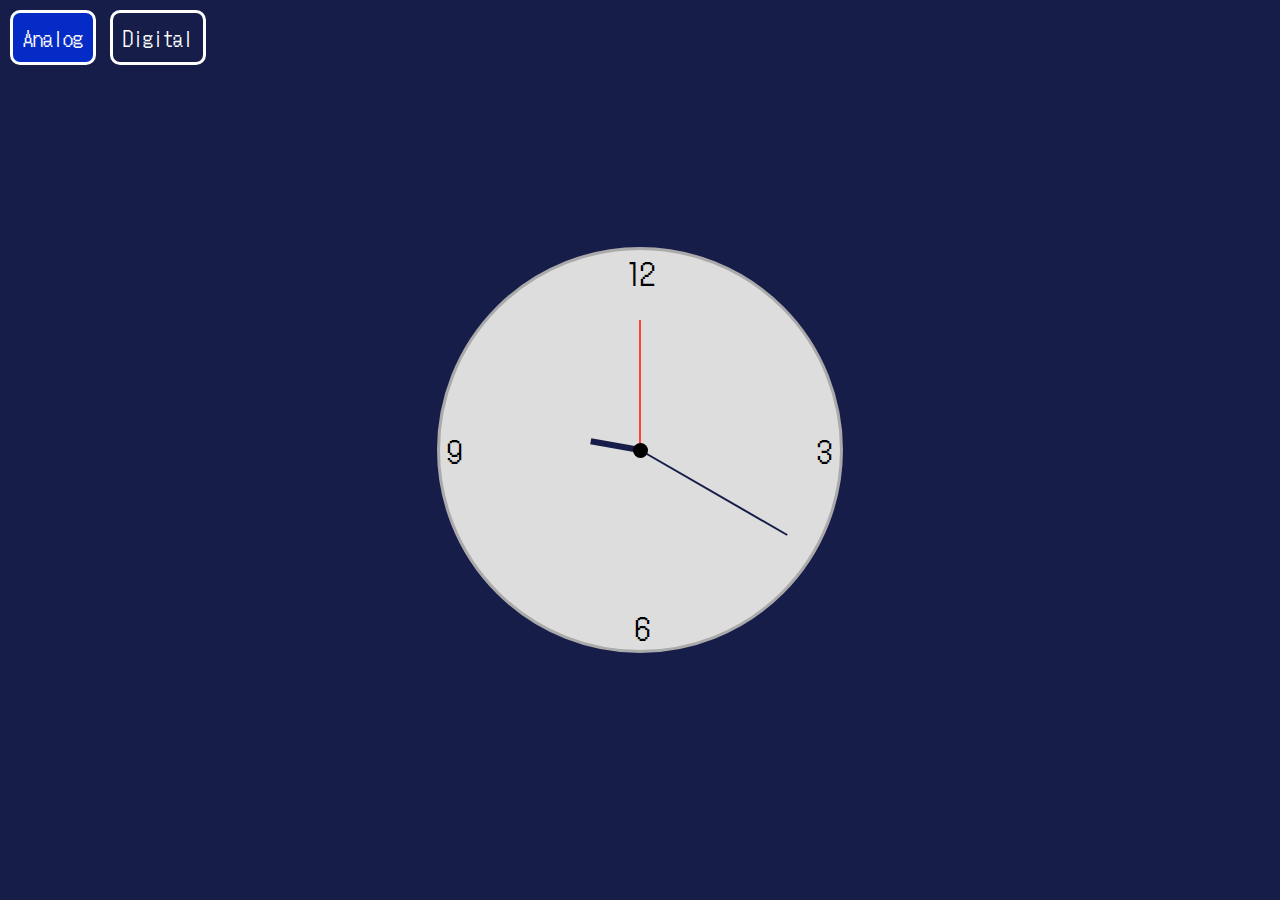
<file: index.html>
<!DOCTYPE html>
<html lang="en-US">
	<head>
		<meta charset="UTF-8"/>
		<meta name="viewport" content="width=,initial-scale="/>
        <link rel="preconnect" href="https://fonts.gstatic.com"> 
        <link href="https://fonts.googleapis.com/css2?family=DotGothic16&display=swap" rel="stylesheet">
		<link rel="stylesheet" href="css/styles.css">
        <title>Analog Clock</title>
	</head>
	<body>
        <div id="analog-clock">
            <div id="hours"></div>
            <div id="minutes"></div>
            <div id="seconds"></div>
            <div class="three">3</div>
            <div class="six">6</div>
            <div class="nine">9</div>
            <div class="twelve">12</div>
            <div class="center"></div>
        </div>
		<div id="btn" class="analog-btn active-btn"><a href="index.html" type="button">Analog</a></div>
		<div id="btn" class="digital-btn"><a href="digital.html" type="button">Digital</a></div>

		<script type="text/javascript" src="js/script.js"></script>
	</body>
</html>
</file>
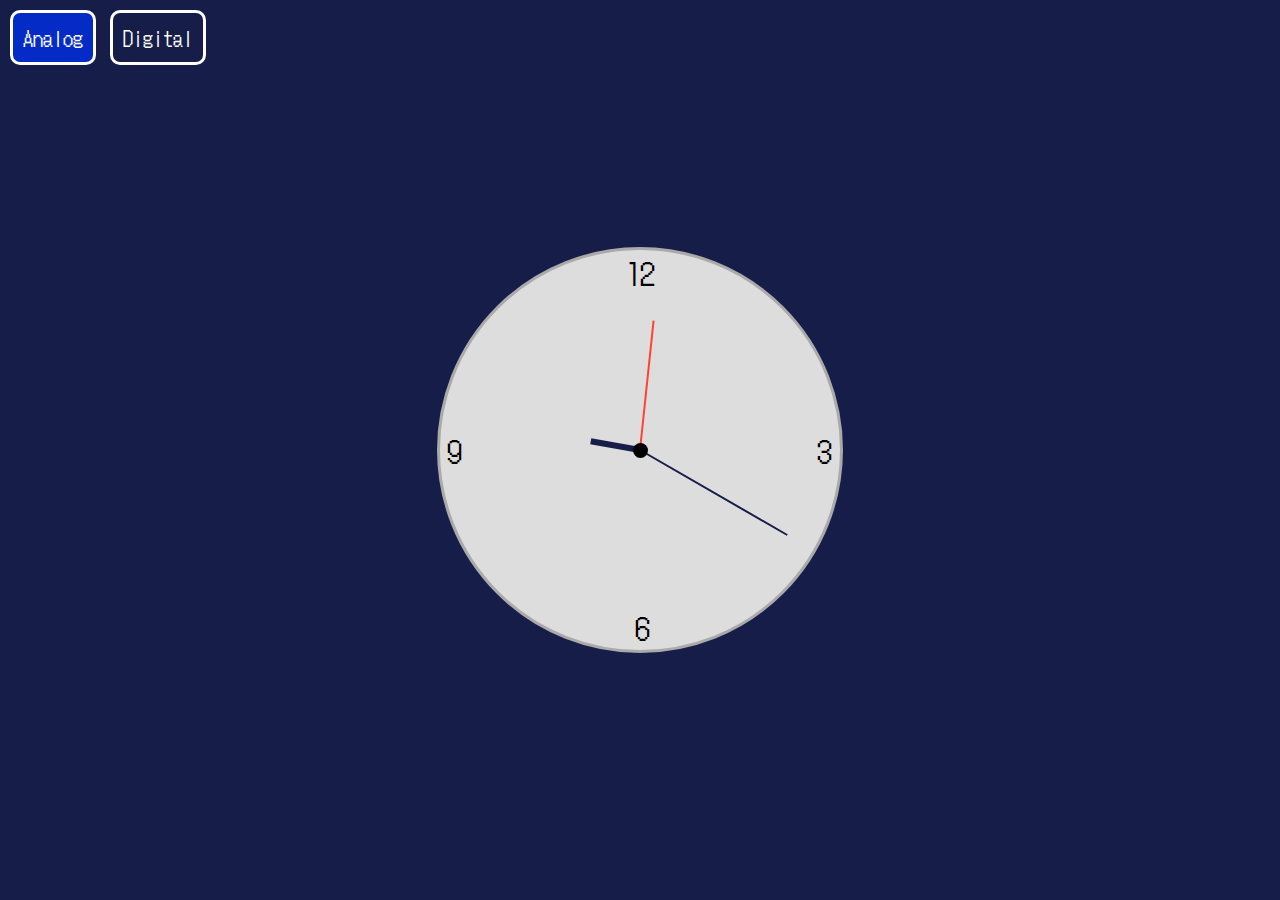
<file: analog.html>
<!DOCTYPE html>
<html lang="en-US">
	<head>
		<meta charset="UTF-8"/>
		<meta name="viewport" content="width=,initial-scale="/>
        <link rel="preconnect" href="https://fonts.gstatic.com"> 
        <link href="https://fonts.googleapis.com/css2?family=DotGothic16&display=swap" rel="stylesheet">
		<link rel="stylesheet" href="css/styles.css">
        <title>Analog Clock</title>
	</head>
	<body>
        <div id="analog-clock">
            <div id="hours"></div>
            <div id="minutes"></div>
            <div id="seconds"></div>
            <div class="three">3</div>
            <div class="six">6</div>
            <div class="nine">9</div>
            <div class="twelve">12</div>
            <div class="center"></div>
        </div>
		<div id="btn" class="analog-btn active-btn"><a href="analog.html" type="button">Analog</a></div>
		<div id="btn" class="digital-btn"><a href="digital.html" type="button">Digital</a></div>

		<script type="text/javascript" src="js/script.js"></script>
	</body>
</html>
</file>
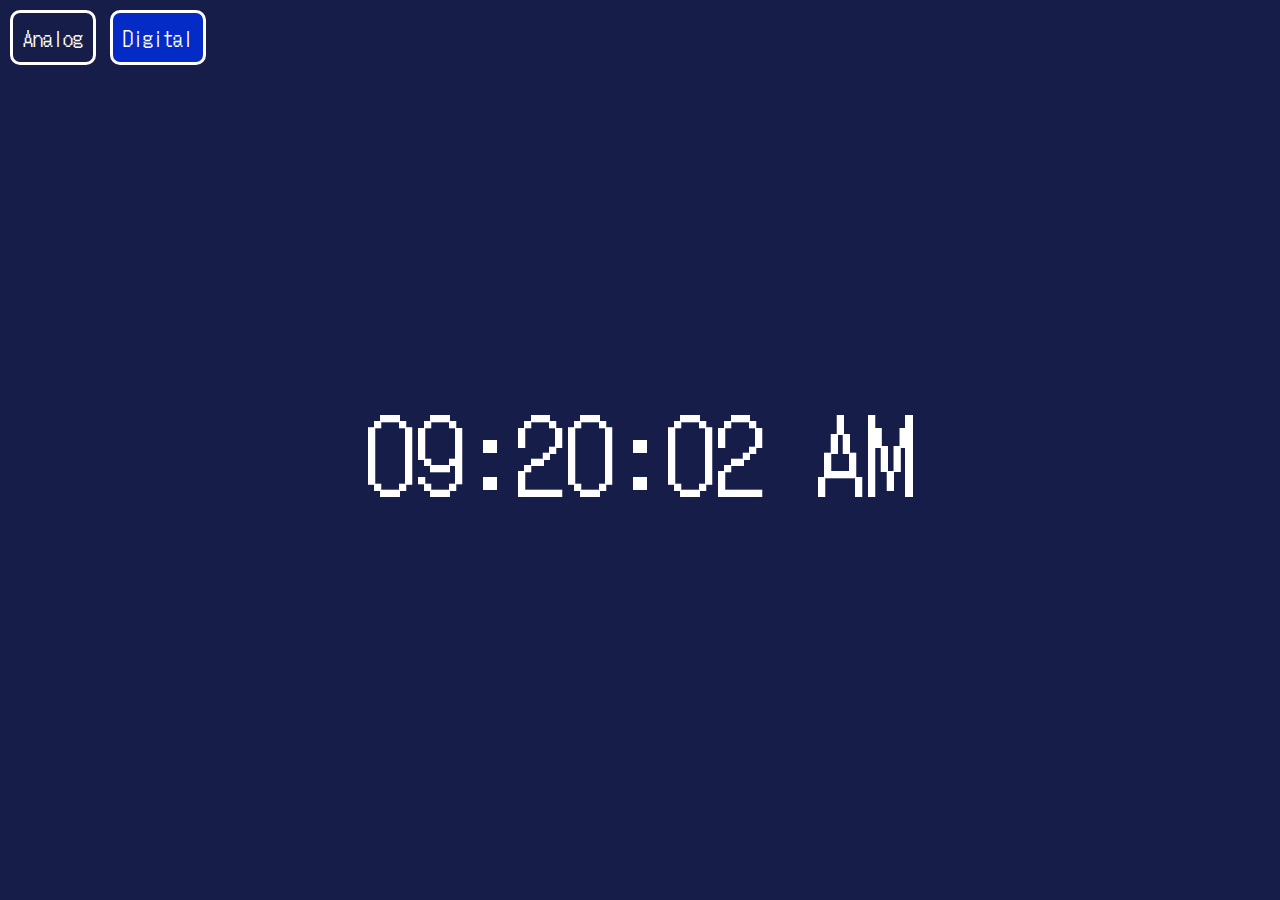
<file: digital.html>
<!DOCTYPE html>
<html lang="en-US">
	<head>
		<meta charset="UTF-8"/>
		<meta name="viewport" content="width=,initial-scale="/>
        <link rel="preconnect" href="https://fonts.gstatic.com"> 
        <link href="https://fonts.googleapis.com/css2?family=DotGothic16&display=swap" rel="stylesheet">
		<link rel="stylesheet" href="css/styles.css">
        <title>Digital Clock</title>
	</head>
	<body>
		<div id="digital-clock" class="glow"></div>
		<div id="btn" class="analog-btn"><a href="index.html">Analog</a></div>
		<div id="btn" class="digital-btn active-btn"><a href="digital.html">Digital</a></div>
		
		<script type="text/javascript" src="js/script.js"></script>
	</body>
</html>
</file>
<file: css/styles.css>
body {
	margin: 0;
	padding: 0;
	box-sizing: border-box;
	font-family: 'DotGothic16', sans-serif;
	background-color: #171d49;
}
a {
	text-decoration: none;
}
a:link, a:visited, a:active {
	color: #fff;
}
a:hover {
	color: #a5b1df;
	font-size: 23px;
}
#btn {
	position:absolute; 
	top:10px; 
	text-align: center;
	font-size: 20px;
	color: #fff;
	border: 3px solid white;
	border-radius: 10px;
	padding: 10px;
}
.active-btn {
	background-color: #052bc7;
}
.analog-btn {
	left:10px;
}
.digital-btn {
	left:110px;
}
#analog-clock {
	height: 400px;
	width: 400px;
	background-color: #dddddd;
	border-radius: 100%;
	border: 3px solid #aaaaaa;
	margin: auto;
	position: absolute;
	top: 0;
	left: 0;
	bottom: 0;
	right: 0;
}
.twelve, .three, .six, .nine {
	font-size: 30px;
}
.twelve {
	position: absolute;
	width: 5px;
	height: 15px;
	left: 0;
	top: 0;
	right: 25px;
	margin: 0 auto;
}
.three {
	position: absolute;
	width: 23px;
	height: 45px;
	top: 0;
	bottom: 0;
	right: 0;
	margin: auto 0;
}
.six {
	position: absolute;
	width: 5px;
	height: 45px;
	left: 0;
	bottom: 0;
	right: 5px;
	margin: 0 auto;
}
.nine {
	position: absolute;
	width: 15px;
	height: 45px;
	top: 0;
	bottom: 0;
	left: 7px;
	margin: auto 0;
}
.center {
	width: 15px;
	height: 15px;
	position: absolute;
	left: 0;
	right: 0;
	bottom: 0;
	top: 0;
	margin: auto;
	background: #000;
	border-radius: 100%;
} 
#seconds {
	position: absolute;
	height: 130px;
	width: 2px;
	left: 0;
	right: 0;
	bottom: 130px;
	top: 0px;
	margin: auto;
	background: #171d49;
	-webkit-transform-origin: bottom;
	background: #ff4136;
}
#minutes {
	position: absolute;
	height: 170px;
	width: 2px;
	left: 0;
	right: 0;
	bottom: 170px;
	top: 0px;
	margin: auto;
	background: #171d49;
	-webkit-transform-origin: bottom;
}
#hours {
	position: absolute;
	height: 50px;
	width: 6px;
	left: 0;
	right: 0;
	bottom: 50px;
	top: 0px;
	margin: auto;
	background: #171d49;
	-webkit-transform-origin: bottom;
}


#digital-clock {
	height: 100vh;
	width: 100%;
	display: flex;
	align-items: center;
	justify-content: center;
	font-size: 100px;
}
.glow {
	font-size: 80px;
	color: #fff;
	text-align: center;
	-webkit-animation: glow 1s ease infinite alternate;
	-moz-animation: glow 1s ease infinite alternate;
	animation: glow 1s ease infinite alternate;
  }
  
@-webkit-keyframes glow {
	from {
		text-shadow: 0 0 10px #fff, 0 0 20px #fff, 0 0 30px #002ee6, 0 0 40px #002ee6, 0 0 50px  #002ee6, 0 0 60px #002ee6, 0 0 70px  #002ee6;
	}
	to {
		text-shadow: 0 0 20px #fff, 0 0 30px #4d62ff, 0 0 40px #4d62ff, 0 0 50px #4d62ff, 0 0 60px#4d62ff, 0 0 70px#4d62ff, 0 0 80px#4d62ff;
	}
}
</file>
